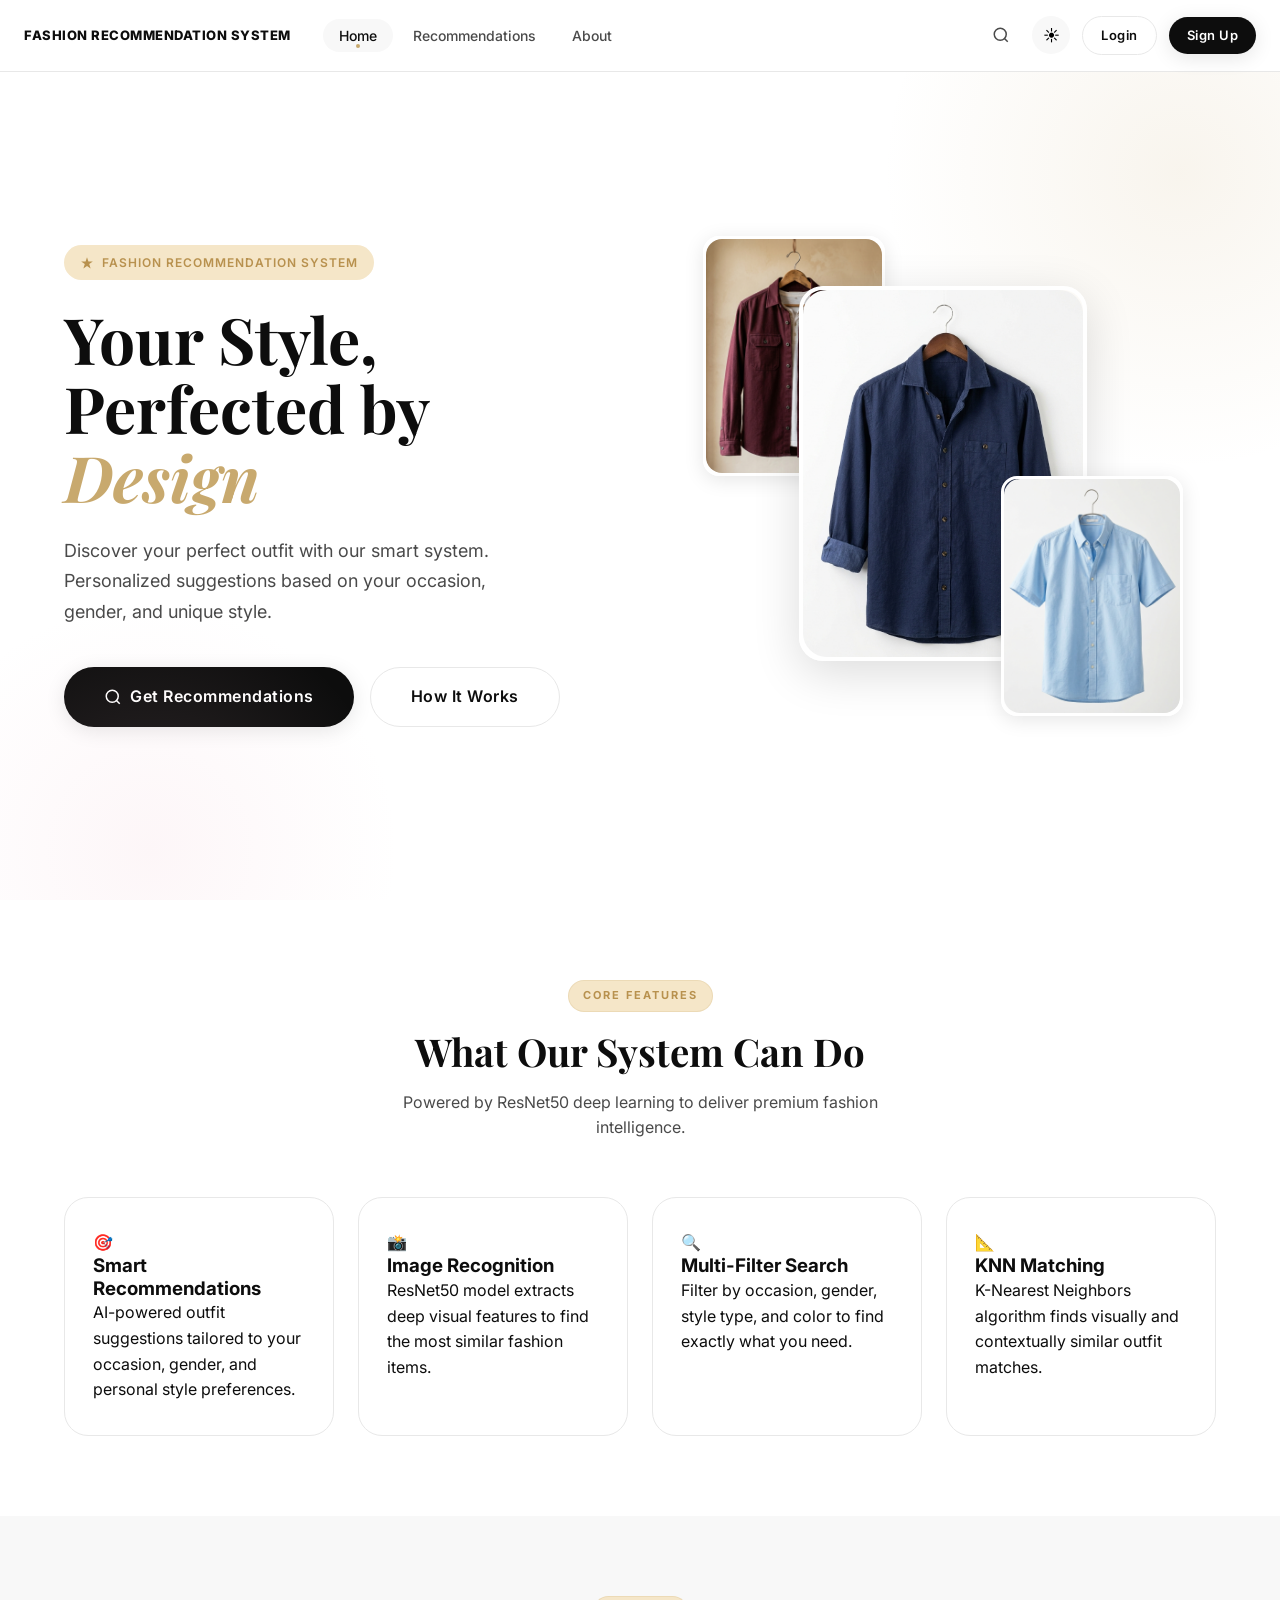
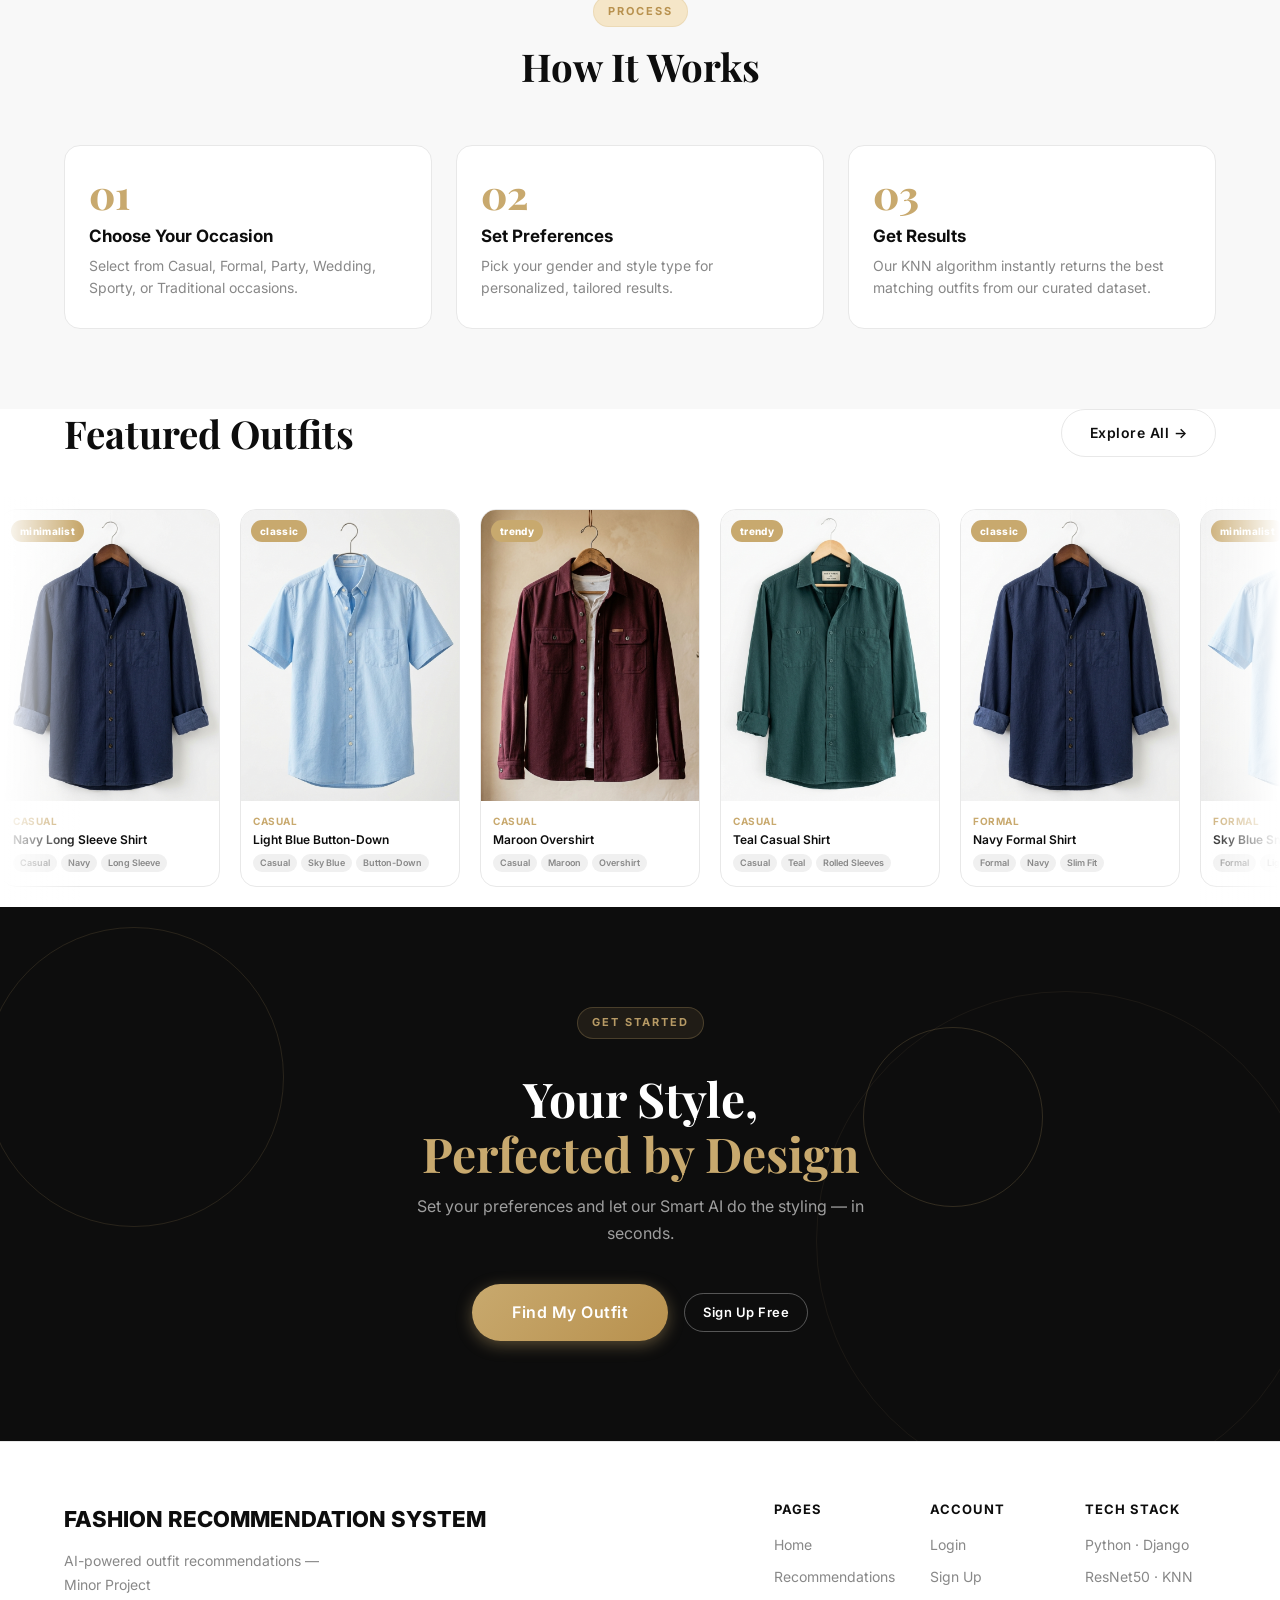
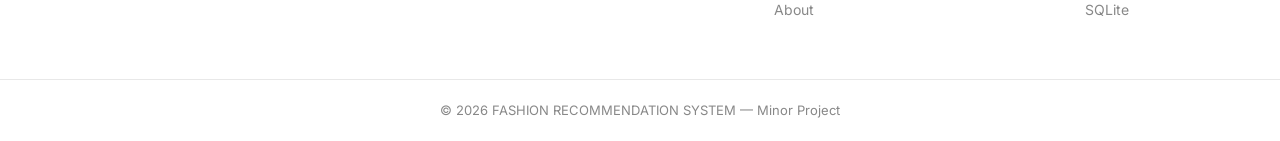
<file: index.html>
<!DOCTYPE html>
<html lang="en" data-theme="light">
<head>
  <meta charset="UTF-8" />
  <meta name="viewport" content="width=device-width, initial-scale=1.0" />
  <title>Fashion Recommendation System</title>
  <meta name="description" content="Smart personalized outfit suggestions tailored to your style, occasion, and season." />
  <link rel="preconnect" href="https://fonts.googleapis.com" />
  <link rel="preconnect" href="https://fonts.gstatic.com" crossorigin />
  <link href="https://fonts.googleapis.com/css2?family=Inter:wght@300;400;500;600;700;800;900&family=Playfair+Display:ital,wght@0,400;0,700;1,400&display=swap" rel="stylesheet" />
  <link rel="stylesheet" href="static/css/main.css" />
  <style>
    /* ── SPA pages ── */
    .page-section { display: none; }
    .page-section.active { display: block; }

    /* ── Outfit grid ── */
    .outfit-grid {
      display: grid;
      grid-template-columns: repeat(auto-fill, minmax(220px, 1fr));
      gap: 24px;
      margin-top: 32px;
    }
    .outfit-card {
      background: var(--bg-card);
      border: 1px solid var(--border);
      border-radius: var(--radius-md);
      overflow: hidden;
      transition: transform var(--transition), box-shadow var(--transition);
      cursor: pointer;
    }
    .outfit-card:hover { transform: translateY(-6px); box-shadow: var(--shadow-lg); }
    .outfit-card-img {
      width: 100%;
      height: 240px;
      object-fit: cover;
      background: var(--bg-tertiary);
      display: block;
    }
    .outfit-card-body { padding: 16px; }
    .outfit-card-name { font-weight: 700; font-size: 15px; margin-bottom: 4px; }
    .outfit-card-desc { font-size: 13px; color: var(--text-muted); line-height: 1.5; margin-bottom: 10px; }
    .outfit-card-tags { display: flex; flex-wrap: wrap; gap: 6px; }
    .outfit-card-tag {
      font-size: 11px; padding: 3px 10px; border-radius: 20px;
      background: var(--bg-tertiary); color: var(--text-muted); font-weight: 500;
    }
    .outfit-card-tag.occ { background: var(--accent-light); color: var(--accent-hover); }

    /* ── Hero collage images ── */
    .collage-main img,
    .collage-secondary img { width: 100%; height: 100%; object-fit: cover; border-radius: inherit; }

    /* ── Filter bar ── */
    .filter-bar { display: flex; flex-wrap: wrap; gap: 12px; align-items: flex-end; margin-bottom: 8px; }
    .filter-bar .form-group { margin-bottom: 0; min-width: 150px; }
    .no-results { text-align: center; padding: 60px 20px; color: var(--text-muted); }

    /* ── Auth ── */
    .auth-page { min-height: 80vh; display: flex; align-items: center; justify-content: center; padding: 40px 16px; }
    .auth-card { background: var(--bg-card); border: 1px solid var(--border); border-radius: var(--radius-lg); padding: 40px; width: 100%; max-width: 420px; box-shadow: var(--shadow-md); }
    .auth-logo { text-align: center; margin-bottom: 28px; }
    .auth-title { font-family: var(--font-serif); font-size: 26px; margin: 8px 0 4px; }
    .auth-subtitle { color: var(--text-muted); font-size: 14px; }
    .auth-footer { text-align: center; margin-top: 20px; font-size: 14px; color: var(--text-muted); }
    .auth-footer a { color: var(--accent); font-weight: 600; }
    .two-col { display: grid; grid-template-columns: 1fr 1fr; gap: 12px; }

    /* ── Steps (How it works) ── */
    .steps-grid { display: grid; grid-template-columns: repeat(auto-fit, minmax(220px, 1fr)); gap: 24px; margin-top: 40px; }
    .step-card { background: var(--bg-card); border: 1px solid var(--border); border-radius: var(--radius-md); padding: 28px 24px; }
    .step-num { font-size: 40px; font-weight: 800; color: var(--accent); line-height: 1; margin-bottom: 12px; font-family: var(--font-serif); }
    .step-card h3 { font-size: 17px; margin-bottom: 8px; }
    .step-card p { font-size: 14px; color: var(--text-muted); line-height: 1.6; }

    /* ── Toast ── */
    .toast-container { position: fixed; bottom: 24px; right: 24px; z-index: 9999; display: flex; flex-direction: column; gap: 10px; }
    .toast { background: var(--bg-card); border: 1px solid var(--border); border-radius: var(--radius-md); padding: 14px 18px; display: flex; align-items: center; gap: 10px; box-shadow: var(--shadow-md); font-size: 14px; animation: slideIn .3s ease; }
    .toast-success { border-left: 4px solid #22c55e; }
    .toast-error   { border-left: 4px solid #ef4444; }
    .toast button  { background: none; border: none; cursor: pointer; color: var(--text-muted); font-size: 16px; }
    @keyframes slideIn { from { opacity:0; transform:translateY(10px); } to { opacity:1; transform:translateY(0); } }
  </style>
</head>
<body>

<!-- ══════════════════════ NAVBAR ══════════════════════ -->
<nav class="navbar" id="navbar">
  <div class="nav-container">
    <a href="#" class="nav-logo" onclick="showPage('home');return false;">
      <span class="logo-text">FASHION RECOMMENDATION SYSTEM</span>
    </a>

    <ul class="nav-links" id="navLinks">
      <li><a href="#" class="nav-link active" id="nav-home"  onclick="showPage('home');return false;">Home</a></li>
      <li><a href="#" class="nav-link"        id="nav-rec"   onclick="showPage('recommend');return false;">Recommendations</a></li>
      <li><a href="#" class="nav-link"        id="nav-about" onclick="showPage('about');return false;">About</a></li>
    </ul>

    <div class="nav-actions">
      <!-- Search -->
      <div class="nav-search" id="navSearch">
        <input type="text" placeholder="Search outfits…" id="globalSearch" autocomplete="off" oninput="handleSearch(this.value)" />
        <button class="search-btn" id="searchToggle" aria-label="Search">
          <svg width="18" height="18" viewBox="0 0 24 24" fill="none" stroke="currentColor" stroke-width="2"><circle cx="11" cy="11" r="8"/><path d="m21 21-4.35-4.35"/></svg>
        </button>
        <div class="search-results" id="searchResults"></div>
      </div>

      <!-- Dark mode -->
      <button class="theme-toggle" id="themeToggle" aria-label="Toggle dark mode">
        <span class="sun-icon">☀️</span>
        <span class="moon-icon">🌙</span>
      </button>

      <a href="#" class="btn btn-outline btn-sm" onclick="showPage('login');return false;">Login</a>
      <a href="#" class="btn btn-primary btn-sm" onclick="showPage('signup');return false;">Sign Up</a>

      <button class="hamburger" id="hamburger" aria-label="Menu">
        <span></span><span></span><span></span>
      </button>
    </div>
  </div>
</nav>

<!-- ══════════════════════ MAIN ══════════════════════ -->
<main class="main-content">

  <!-- ═══════════════ HOME ═══════════════ -->
  <div id="page-home" class="page-section active">

    <!-- HERO -->
    <section class="hero" id="hero">
      <div class="hero-container">
        <div class="hero-content">
          <div class="hero-badge">
            <svg width="14" height="14" viewBox="0 0 24 24" fill="currentColor"><path d="M12 2l2.4 7.4H22l-6.2 4.5 2.4 7.4L12 17l-6.2 4.3 2.4-7.4L2 9.4h7.6z"/></svg>
            FASHION RECOMMENDATION SYSTEM
          </div>
          <h1 class="hero-title serif">
            Your Style,<br>Perfected by <span class="accent">Design</span>
          </h1>
          <p class="hero-subtitle">
            Discover your perfect outfit with our smart system. Personalized
            suggestions based on your occasion, gender, and unique style.
          </p>
          <div class="hero-cta">
            <a href="#" class="btn btn-primary btn-lg" onclick="showPage('recommend');return false;">
              <svg width="18" height="18" viewBox="0 0 24 24" fill="none" stroke="currentColor" stroke-width="2"><circle cx="11" cy="11" r="8"/><path d="m21 21-4.35-4.35"/></svg>
              Get Recommendations
            </a>
            <a href="#how-it-works" class="btn btn-outline btn-lg">How It Works</a>
          </div>
        </div>

        <!-- Hero collage – shirt product images -->
        <div class="hero-visuals">
          <div class="hero-collage">
            <div class="collage-main float-anim-1">
              <img src="static/images/shirt_navy.png" alt="Navy Casual Shirt">
            </div>
            <div class="collage-secondary collage-top float-anim-2">
              <img src="static/images/shirt_maroon.png" alt="Maroon Overshirt">
            </div>
            <div class="collage-secondary collage-bottom float-anim-3">
              <img src="static/images/shirt_lightblue.png" alt="Light Blue Shirt">
            </div>
          </div>
        </div>
      </div>
    </section>

    <!-- FEATURES -->
    <section class="section features-section" id="features">
      <div class="container">
        <div class="section-header text-center">
          <span class="section-tag">Core Features</span>
          <h2 class="section-title serif">What Our System Can Do</h2>
          <p class="section-subtitle" style="margin:0 auto">Powered by ResNet50 deep learning to deliver premium fashion intelligence.</p>
        </div>
        <div class="features-grid">
          <div class="feature-card">
            <div class="feature-icon">🎯</div>
            <h3>Smart Recommendations</h3>
            <p>AI-powered outfit suggestions tailored to your occasion, gender, and personal style preferences.</p>
          </div>
          <div class="feature-card">
            <div class="feature-icon">📸</div>
            <h3>Image Recognition</h3>
            <p>ResNet50 model extracts deep visual features to find the most similar fashion items.</p>
          </div>
          <div class="feature-card">
            <div class="feature-icon">🔍</div>
            <h3>Multi-Filter Search</h3>
            <p>Filter by occasion, gender, style type, and color to find exactly what you need.</p>
          </div>
          <div class="feature-card">
            <div class="feature-icon">📐</div>
            <h3>KNN Matching</h3>
            <p>K-Nearest Neighbors algorithm finds visually and contextually similar outfit matches.</p>
          </div>
        </div>
      </div>
    </section>

    <!-- HOW IT WORKS -->
    <section class="section how-section" id="how-it-works">
      <div class="container">
        <div class="section-header text-center">
          <span class="section-tag">Process</span>
          <h2 class="section-title serif">How It Works</h2>
        </div>
        <div class="steps-grid">
          <div class="step-card">
            <div class="step-num">01</div>
            <h3>Choose Your Occasion</h3>
            <p>Select from Casual, Formal, Party, Wedding, Sporty, or Traditional occasions.</p>
          </div>
          <div class="step-card">
            <div class="step-num">02</div>
            <h3>Set Preferences</h3>
            <p>Pick your gender and style type for personalized, tailored results.</p>
          </div>
          <div class="step-card">
            <div class="step-num">03</div>
            <h3>Get Results</h3>
            <p>Our KNN algorithm instantly returns the best matching outfits from our curated dataset.</p>
          </div>
        </div>
      </div>
    </section>

    <!-- FEATURED OUTFITS CAROUSEL -->
    <section class="section carousel-section" id="preview">
      <div class="container">
        <div class="section-header flex-between" style="margin-bottom:40px">
          <h2 class="section-title serif" style="margin:0">Featured Outfits</h2>
          <a href="#" class="btn btn-outline" onclick="showPage('recommend');return false;">Explore All →</a>
        </div>
      </div>
      <div class="carousel-viewport" id="carouselViewport" role="region" aria-label="Outfit carousel">
        <div class="carousel-track" id="carouselTrack"></div>
      </div>
    </section>

    <!-- CTA BANNER -->
    <section class="cta-banner-section">
      <div class="container">
        <div class="cta-banner-inner">
          <div class="cta-banner-content">
            <span class="section-tag" style="color:rgba(200,169,110,.9);background:rgba(200,169,110,.1);border:1px solid rgba(200,169,110,.25)">Get Started</span>
            <h2 class="serif" style="font-size:clamp(28px,4vw,48px);color:#fff;margin:16px 0 12px;line-height:1.15">
              Your Style,<br><span style="color:var(--accent)">Perfected by Design</span>
            </h2>
            <p style="color:rgba(255,255,255,.6);max-width:480px;margin:0 auto 36px;font-size:16px;line-height:1.7">
              Set your preferences and let our Smart AI do the styling — in seconds.
            </p>
            <div class="flex-center gap-16">
              <a href="#" class="btn btn-accent btn-lg" onclick="showPage('recommend');return false;">Find My Outfit</a>
              <a href="#" class="btn btn-sm" style="color:#fff;border:1px solid rgba(255,255,255,.3)" onclick="showPage('signup');return false;">Sign Up Free</a>
            </div>
          </div>
          <div class="cta-banner-deco" aria-hidden="true">
            <div class="deco-circle deco-1"></div>
            <div class="deco-circle deco-2"></div>
            <div class="deco-circle deco-3"></div>
          </div>
        </div>
      </div>
    </section>
  </div><!-- /home -->


  <!-- ═══════════════ RECOMMENDATIONS ═══════════════ -->
  <div id="page-recommend" class="page-section">
    <div class="recommend-page">
      <div class="recommend-container">
        <div class="recommend-header">
          <h1 class="serif" style="font-size:clamp(28px,4vw,44px);margin-top:8px">Find Your Perfect Outfit</h1>
          <p style="color:var(--text-muted);margin-top:8px">Filter by occasion, gender, and style</p>
        </div>

        <div class="filter-panel">
          <h3 class="filter-title">🎨 Customize Your Style</h3>
          <div class="filter-bar">
            <div class="form-group">
              <label class="form-label" for="fOcc">Occasion</label>
              <select id="fOcc" class="form-control" onchange="filterOutfits()">
                <option value="">All Occasions</option>
                <option value="casual">Casual</option>
                <option value="formal">Formal</option>
                <option value="party">Party</option>
                <option value="wedding">Wedding</option>
                <option value="sporty">Sporty</option>
                <option value="traditional">Traditional</option>
              </select>
            </div>
            <div class="form-group">
              <label class="form-label" for="fGen">Gender</label>
              <select id="fGen" class="form-control" onchange="filterOutfits()">
                <option value="">All</option>
                <option value="M">Male</option>
                <option value="F">Female</option>
                <option value="U">Unisex</option>
              </select>
            </div>
            <div class="form-group">
              <label class="form-label" for="fStyle">Style</label>
              <select id="fStyle" class="form-control" onchange="filterOutfits()">
                <option value="">All Styles</option>
                <option value="minimalist">Minimalist</option>
                <option value="bold">Bold</option>
                <option value="classic">Classic</option>
                <option value="trendy">Trendy</option>
              </select>
            </div>
            <button class="btn btn-outline" onclick="resetFilters()">Clear Filters</button>
          </div>
        </div>

        <div id="outfitGrid" class="outfit-grid"></div>

        <div id="noResults" class="no-results" style="display:none">
          <p style="font-size:48px;margin-bottom:12px">👗</p>
          <h3>No outfits found</h3>
          <p style="margin-top:8px;color:var(--text-muted)">Try different filters</p>
          <button class="btn btn-primary" style="margin-top:20px" onclick="resetFilters()">Clear Filters</button>
        </div>
      </div>
    </div>
  </div><!-- /recommend -->


  <!-- ═══════════════ ABOUT ═══════════════ -->
  <div id="page-about" class="page-section">
    <div style="max-width:860px;margin:0 auto;padding:60px 24px">
      <div class="section-header text-center" style="margin-bottom:48px">
        <span class="section-tag">About</span>
        <h1 class="section-title serif">Fashion Recommendation System</h1>
        <p class="section-subtitle" style="margin:0 auto">A Smart Minor Project</p>
      </div>
      <div style="display:grid;gap:24px">
        <div class="feature-card">
          <div class="feature-icon">🤖</div>
          <h3>AI-Powered Engine</h3>
          <p>Built on ResNet50 deep learning model pre-trained on ImageNet. Extracts 2048-dimensional feature vectors from fashion images and uses K-Nearest Neighbors (KNN) for similarity matching.</p>
        </div>
        <div class="feature-card">
          <div class="feature-icon">📊</div>
          <h3>Technology Stack</h3>
          <p>Python · Django · ResNet50 · KNN · SQLite · HTML / CSS / JavaScript</p>
        </div>
        <div class="feature-card">
          <div class="feature-icon">🎓</div>
          <h3>Minor Project</h3>
          <p>Developed to demonstrate the application of computer vision and machine learning in the fashion industry for personalized styling recommendations.</p>
        </div>
      </div>
    </div>
  </div><!-- /about -->


  <!-- ═══════════════ LOGIN ═══════════════ -->
  <div id="page-login" class="page-section">
    <div class="auth-page">
      <div class="auth-card">
        <div class="auth-logo">
          <h1 class="auth-title serif">Welcome Back</h1>
          <p class="auth-subtitle">Sign in to get your personalized recommendations</p>
        </div>
        <form id="loginForm" onsubmit="handleLogin(event)">
          <div class="form-group">
            <label class="form-label" for="loginEmail">Email Address</label>
            <input id="loginEmail" type="email" class="form-control" placeholder="you@example.com" required autocomplete="email" />
          </div>
          <div class="form-group">
            <label class="form-label" for="loginPassword">Password</label>
            <input id="loginPassword" type="password" class="form-control" placeholder="••••••••" required />
          </div>
          <button type="submit" class="btn btn-primary" style="width:100%;justify-content:center;margin-top:8px">Sign In →</button>
        </form>
        <p class="auth-footer">Don't have an account? <a href="#" onclick="showPage('signup');return false;">Sign up free</a></p>
      </div>
    </div>
  </div><!-- /login -->


  <!-- ═══════════════ SIGNUP ═══════════════ -->
  <div id="page-signup" class="page-section">
    <div class="auth-page">
      <div class="auth-card">
        <div class="auth-logo">
          <span style="font-size:32px">✨</span>
          <h1 class="auth-title serif">Create Account</h1>
          <p class="auth-subtitle">Join FashionAI for personalized style recommendations</p>
        </div>
        <form id="signupForm" onsubmit="handleSignup(event)">
          <div class="two-col">
            <div class="form-group">
              <label class="form-label" for="firstName">First Name</label>
              <input id="firstName" type="text" class="form-control" placeholder="John" required />
            </div>
            <div class="form-group">
              <label class="form-label" for="lastName">Last Name</label>
              <input id="lastName" type="text" class="form-control" placeholder="Doe" />
            </div>
          </div>
          <div class="form-group">
            <label class="form-label" for="signupEmail">Email Address</label>
            <input id="signupEmail" type="email" class="form-control" placeholder="you@example.com" required />
          </div>
          <div class="form-group">
            <label class="form-label" for="signupPassword">Password</label>
            <input id="signupPassword" type="password" class="form-control" placeholder="Min. 6 characters" required minlength="6" />
          </div>
          <div class="two-col">
            <div class="form-group">
              <label class="form-label" for="signupGender">Gender</label>
              <select id="signupGender" class="form-control">
                <option value="U">Prefer not to say</option>
                <option value="M">Male</option>
                <option value="F">Female</option>
              </select>
            </div>
            <div class="form-group">
              <label class="form-label" for="signupAge">Age</label>
              <input id="signupAge" type="number" class="form-control" placeholder="25" min="10" max="100" />
            </div>
          </div>
          <button type="submit" class="btn btn-primary" style="width:100%;justify-content:center;margin-top:8px">Create Account ✨</button>
        </form>
        <p class="auth-footer">Already have an account? <a href="#" onclick="showPage('login');return false;">Sign in</a></p>
      </div>
    </div>
  </div><!-- /signup -->

</main>

<!-- ══════════════════════ FOOTER ══════════════════════ -->
<footer class="footer">
  <div class="footer-container">
    <div class="footer-brand">
      <span class="logo-text">FASHION RECOMMENDATION SYSTEM</span>
      <p>AI-powered outfit recommendations — Minor Project</p>
    </div>
    <div class="footer-links">
      <div class="footer-col">
        <h4>Pages</h4>
        <a href="#" onclick="showPage('home');return false;">Home</a>
        <a href="#" onclick="showPage('recommend');return false;">Recommendations</a>
        <a href="#" onclick="showPage('about');return false;">About</a>
      </div>
      <div class="footer-col">
        <h4>Account</h4>
        <a href="#" onclick="showPage('login');return false;">Login</a>
        <a href="#" onclick="showPage('signup');return false;">Sign Up</a>
      </div>
      <div class="footer-col">
        <h4>Tech Stack</h4>
        <span>Python · Django</span>
        <span>ResNet50 · KNN</span>
        <span>SQLite</span>
      </div>
    </div>
  </div>
  <div class="footer-bottom">
    <p>© 2026 FASHION RECOMMENDATION SYSTEM — Minor Project</p>
  </div>
</footer>

<div class="toast-container" id="toastContainer"></div>

<script src="static/js/main.js"></script>
<script>
/* ══════════════════════════════════════════════════════
   OUTFIT DATA  — clothing flat-lay images only
══════════════════════════════════════════════════════ */
const OUTFITS = [
  {
    id:1, name:'Navy Long Sleeve Shirt', occasion:'casual', gender:'M', style:'minimalist',
    desc:'Classic navy blue long sleeve casual shirt — clean, versatile, everyday essential.',
    img:'static/images/shirt_navy.png', tags:['Casual','Navy','Long Sleeve']
  },
  {
    id:2, name:'Light Blue Button-Down', occasion:'casual', gender:'M', style:'classic',
    desc:'Crisp sky blue short sleeve button-down — smart casual for any day.',
    img:'static/images/shirt_lightblue.png', tags:['Casual','Sky Blue','Button-Down']
  },
  {
    id:3, name:'Maroon Overshirt', occasion:'casual', gender:'M', style:'trendy',
    desc:'Deep maroon overshirt with white inner — effortlessly stylish layered look.',
    img:'static/images/shirt_maroon.png', tags:['Casual','Maroon','Overshirt']
  },
  {
    id:4, name:'Teal Casual Shirt', occasion:'casual', gender:'M', style:'trendy',
    desc:'Rich teal button-down with rolled sleeves — fresh and modern.',
    img:'static/images/shirt_teal.png', tags:['Casual','Teal','Rolled Sleeves']
  },
  {
    id:5, name:'Navy Formal Shirt', occasion:'formal', gender:'M', style:'classic',
    desc:'Slim-fit navy shirt for the boardroom — sharp and professional.',
    img:'static/images/shirt_navy.png', tags:['Formal','Navy','Slim Fit']
  },
  {
    id:6, name:'Sky Blue Smart Casual', occasion:'formal', gender:'M', style:'minimalist',
    desc:'Light blue smart casual shirt — pairs perfectly with chinos or trousers.',
    img:'static/images/shirt_lightblue.png', tags:['Formal','Light Blue','Smart Casual']
  },
  {
    id:7, name:'Burgundy Party Shirt', occasion:'party', gender:'M', style:'bold',
    desc:'Rich burgundy long sleeve overshirt — a bold statement for any party.',
    img:'static/images/shirt_maroon.png', tags:['Party','Burgundy','Bold']
  },
  {
    id:8, name:'Teal Evening Shirt', occasion:'party', gender:'M', style:'trendy',
    desc:'Deep teal button-down — stand out at dinners and evening events.',
    img:'static/images/shirt_teal.png', tags:['Party','Teal','Evening']
  },
  {
    id:9, name:'Classic Navy Weekend', occasion:'casual', gender:'M', style:'minimalist',
    desc:'Relaxed navy long sleeve shirt — weekend-ready and always in style.',
    img:'static/images/shirt_navy.png', tags:['Casual','Navy','Weekend']
  },
  {
    id:10, name:'Blue Collar Open Shirt', occasion:'casual', gender:'M', style:'classic',
    desc:'Soft sky blue open-collar shirt — casual comfort at its finest.',
    img:'static/images/shirt_lightblue.png', tags:['Casual','Blue','Open Collar']
  },
];

/* ══════════════════════════════════════════════════════
   SPA NAVIGATION
══════════════════════════════════════════════════════ */
function showPage(name) {
  document.querySelectorAll('.page-section').forEach(s => s.classList.remove('active'));
  const el = document.getElementById('page-' + name);
  if (el) { el.classList.add('active'); window.scrollTo({ top:0, behavior:'smooth' }); }

  // nav highlight
  document.querySelectorAll('.nav-link').forEach(l => l.classList.remove('active'));
  const map = { home:'nav-home', recommend:'nav-rec', about:'nav-about' };
  const navEl = document.getElementById(map[name]);
  if (navEl) navEl.classList.add('active');

  if (name === 'recommend') renderOutfits(OUTFITS);
  if (name === 'home')      renderCarousel();
}

/* ══════════════════════════════════════════════════════
   CAROUSEL
══════════════════════════════════════════════════════ */
function renderCarousel() {
  const track = document.getElementById('carouselTrack');
  if (!track) return;
  const items = [...OUTFITS, ...OUTFITS]; // duplicate for seamless loop
  track.innerHTML = items.map(o => `
    <a href="#" class="carousel-card" onclick="showPage('recommend');return false;" aria-label="${o.name}">
      <div class="carousel-img-wrap">
        <img src="${o.img}" alt="${o.name}" loading="lazy"
             style="object-fit:cover;width:100%;height:100%">
        <div class="carousel-overlay"><span class="carousel-overlay-link">View Details</span></div>
        <div class="carousel-badge">${o.style}</div>
      </div>
      <div class="carousel-info">
        <div class="carousel-brand">${cap(o.occasion)}</div>
        <div class="carousel-name" title="${o.name}">${o.name}</div>
        <div class="carousel-tags">
          ${o.tags.map(t=>`<span class="carousel-tag">${t}</span>`).join('')}
        </div>
      </div>
    </a>`).join('');
}

/* ══════════════════════════════════════════════════════
   OUTFIT GRID
══════════════════════════════════════════════════════ */
function renderOutfits(list) {
  const grid  = document.getElementById('outfitGrid');
  const noRes = document.getElementById('noResults');
  if (!list.length) { grid.innerHTML=''; noRes.style.display='block'; return; }
  noRes.style.display = 'none';
  grid.innerHTML = list.map(o => `
    <div class="outfit-card">
      <img class="outfit-card-img" src="${o.img}" alt="${o.name}"
           onerror="this.style.background='var(--bg-tertiary)';this.removeAttribute('src')">
      <div class="outfit-card-body">
        <div class="outfit-card-name">${o.name}</div>
        <div class="outfit-card-desc">${o.desc}</div>
        <div class="outfit-card-tags">
          <span class="outfit-card-tag occ">${cap(o.occasion)}</span>
          <span class="outfit-card-tag">${genderLabel(o.gender)}</span>
          <span class="outfit-card-tag">${cap(o.style)}</span>
        </div>
      </div>
    </div>`).join('');
}

function filterOutfits() {
  const occ   = document.getElementById('fOcc').value;
  const gen   = document.getElementById('fGen').value;
  const style = document.getElementById('fStyle').value;
  let f = OUTFITS;
  if (occ)   f = f.filter(o => o.occasion === occ);
  if (gen)   f = f.filter(o => o.gender   === gen);
  if (style) f = f.filter(o => o.style    === style);
  renderOutfits(f);
}

function resetFilters() {
  ['fOcc','fGen','fStyle'].forEach(id => document.getElementById(id).value = '');
  renderOutfits(OUTFITS);
}

/* ══════════════════════════════════════════════════════
   SEARCH
══════════════════════════════════════════════════════ */
function handleSearch(q) {
  const box = document.getElementById('searchResults');
  if (!q.trim()) { box.innerHTML=''; box.style.display='none'; return; }
  const res = OUTFITS.filter(o =>
    o.name.toLowerCase().includes(q.toLowerCase()) ||
    o.occasion.toLowerCase().includes(q.toLowerCase()) ||
    o.tags.some(t => t.toLowerCase().includes(q.toLowerCase()))
  ).slice(0, 5);
  if (!res.length) {
    box.innerHTML = `<div style="padding:12px 14px;font-size:13px;color:var(--text-muted)">No results found</div>`;
    box.style.display = 'block'; return;
  }
  box.innerHTML = res.map(o => `
    <div style="padding:10px 14px;cursor:pointer;display:flex;align-items:center;gap:10px;
                border-bottom:1px solid var(--border);font-size:13px;transition:background .15s"
         onmouseenter="this.style.background='var(--bg-secondary)'"
         onmouseleave="this.style.background=''"
         onclick="showPage('recommend');document.getElementById('globalSearch').value='';
                  document.getElementById('searchResults').style.display='none';">
      <img src="${o.img}" style="width:36px;height:36px;object-fit:cover;border-radius:6px;background:var(--bg-tertiary)">
      <div>
        <div style="font-weight:600">${o.name}</div>
        <div style="color:var(--text-muted)">${cap(o.occasion)} · ${cap(o.style)}</div>
      </div>
    </div>`).join('');
  box.style.display = 'block';
}

/* ══════════════════════════════════════════════════════
   AUTH (demo)
══════════════════════════════════════════════════════ */
function handleLogin(e) {
  e.preventDefault();
  showToast('Logged in successfully! (Demo mode)', 'success');
  showPage('home');
}
function handleSignup(e) {
  e.preventDefault();
  showToast('Account created! Welcome to FashionAI 🎉 (Demo mode)', 'success');
  showPage('home');
}

/* ══════════════════════════════════════════════════════
   TOAST
══════════════════════════════════════════════════════ */
function showToast(msg, type='info') {
  const c = document.getElementById('toastContainer');
  const t = document.createElement('div');
  t.className = `toast toast-${type}`;
  t.innerHTML = `<span>${msg}</span><button onclick="this.parentElement.remove()">✕</button>`;
  c.appendChild(t);
  setTimeout(() => t.remove(), 4000);
}

/* ══════════════════════════════════════════════════════
   HELPERS
══════════════════════════════════════════════════════ */
const cap = s => s ? s.charAt(0).toUpperCase() + s.slice(1) : '';
const genderLabel = g => g==='M'?'Male':g==='F'?'Female':'Unisex';

/* ══════════════════════════════════════════════════════
   INIT
══════════════════════════════════════════════════════ */
document.addEventListener('DOMContentLoaded', () => {
  renderCarousel();

  // Close search on outside click
  document.addEventListener('click', e => {
    if (!e.target.closest('#navSearch')) {
      const box = document.getElementById('searchResults');
      if (box) { box.innerHTML=''; box.style.display='none'; }
    }
  });

  // Hamburger
  const ham = document.getElementById('hamburger');
  const links = document.getElementById('navLinks');
  if (ham && links) ham.addEventListener('click', () => links.classList.toggle('open'));
});
</script>
</body>
</html>
</file>
<file: static/css/main.css>
/* ===================================================
   FASHION RECOMMENDATION SYSTEM — Main CSS
   Design: Modern, premium, B&W + pastel accents
   =================================================== */

/* ---------- CSS Custom Properties ---------- */
:root {
  /* Light theme */
  --bg-primary: #ffffff;
  --bg-secondary: #f8f8f8;
  --bg-tertiary: #f0f0f0;
  --bg-card: #ffffff;
  --bg-glass: rgba(255, 255, 255, 0.85);

  --text-primary: #0d0d0d;
  --text-secondary: #4a4a4a;
  --text-muted: #888888;
  --text-inverse: #ffffff;

  --accent: #c8a96e;          /* warm gold */
  --accent-light: #f5e6c8;
  --accent-hover: #b8914e;
  --pink: #f2c4d0;
  --pink-deep: #e88fa8;
  --lavender: #d4c5f9;
  --mint: #b8f0d8;

  --border: #e8e8e8;
  --border-focus: #0d0d0d;

  --shadow-sm: 0 1px 4px rgba(0,0,0,0.06);
  --shadow-md: 0 4px 20px rgba(0,0,0,0.10);
  --shadow-lg: 0 12px 48px rgba(0,0,0,0.14);
  --shadow-xl: 0 24px 80px rgba(0,0,0,0.18);

  --navbar-h: 72px;
  --radius-sm: 8px;
  --radius-md: 16px;
  --radius-lg: 24px;
  --radius-full: 9999px;

  --font-sans: 'Inter', system-ui, sans-serif;
  --font-serif: 'Playfair Display', Georgia, serif;

  --transition: 0.25s cubic-bezier(0.4, 0, 0.2, 1);
  --transition-slow: 0.5s cubic-bezier(0.4, 0, 0.2, 1);
}

[data-theme="dark"] {
  --bg-primary: #0a0a0a;
  --bg-secondary: #141414;
  --bg-tertiary: #1e1e1e;
  --bg-card: #181818;
  --bg-glass: rgba(20, 20, 20, 0.90);

  --text-primary: #f5f5f5;
  --text-secondary: #b0b0b0;
  --text-muted: #666666;
  --text-inverse: #0d0d0d;

  --accent: #d4b483;
  --accent-light: #2a2215;
  --accent-hover: #e8c88a;

  --border: #282828;
  --border-focus: #f5f5f5;

  --shadow-sm: 0 1px 4px rgba(0,0,0,0.3);
  --shadow-md: 0 4px 20px rgba(0,0,0,0.5);
  --shadow-lg: 0 12px 48px rgba(0,0,0,0.6);
}

/* ---------- Reset & Base ---------- */
*, *::before, *::after { box-sizing: border-box; margin: 0; padding: 0; }

html { scroll-behavior: smooth; }

body {
  font-family: var(--font-sans);
  background: var(--bg-primary);
  color: var(--text-primary);
  line-height: 1.6;
  transition: background var(--transition), color var(--transition);
  overflow-x: hidden;
}

img { max-width: 100%; height: auto; display: block; }
a { text-decoration: none; color: inherit; }
ul { list-style: none; }
button { cursor: pointer; border: none; background: none; font-family: inherit; }
input, select, textarea { font-family: inherit; }

/* ---------- Typography ---------- */
h1, h2, h3, h4, h5, h6 {
  font-weight: 700;
  line-height: 1.2;
  color: var(--text-primary);
}
.serif { font-family: var(--font-serif); }

/* ---------- Layout Utilities ---------- */
.container { max-width: 1200px; margin: 0 auto; padding: 0 24px; }
.section { padding: 80px 0; }
.section-sm { padding: 48px 0; }

.grid-2 { display: grid; grid-template-columns: repeat(2, 1fr); gap: 24px; }
.grid-3 { display: grid; grid-template-columns: repeat(3, 1fr); gap: 24px; }
.grid-4 { display: grid; grid-template-columns: repeat(4, 1fr); gap: 20px; }

.flex { display: flex; }
.flex-center { display: flex; align-items: center; justify-content: center; }
.flex-between { display: flex; align-items: center; justify-content: space-between; }
.flex-col { display: flex; flex-direction: column; }
.gap-4 { gap: 4px; } .gap-8 { gap: 8px; } .gap-12 { gap: 12px; }
.gap-16 { gap: 16px; } .gap-24 { gap: 24px; }

.text-center { text-align: center; }
.text-muted { color: var(--text-muted); }

/* ---------- Buttons ---------- */
.btn {
  display: inline-flex;
  align-items: center;
  gap: 8px;
  padding: 12px 28px;
  border-radius: var(--radius-full);
  font-size: 14px;
  font-weight: 600;
  letter-spacing: 0.5px;
  transition: all var(--transition);
  white-space: nowrap;
  position: relative;
  overflow: hidden;
}
.btn::after {
  content: '';
  position: absolute;
  inset: 0;
  background: rgba(255,255,255,0.1);
  opacity: 0;
  transition: opacity var(--transition);
}
.btn:hover::after { opacity: 1; }

.btn-primary {
  background: var(--text-primary);
  color: var(--bg-primary);
  box-shadow: var(--shadow-md);
}
.btn-primary:hover {
  transform: translateY(-2px);
  box-shadow: var(--shadow-lg);
}

.btn-outline {
  background: transparent;
  color: var(--text-primary);
  border: 1.5px solid var(--border);
}
.btn-outline:hover {
  border-color: var(--text-primary);
  background: var(--bg-secondary);
}

.btn-accent {
  background: linear-gradient(135deg, var(--accent), var(--accent-hover));
  color: white;
  box-shadow: 0 4px 16px rgba(200, 169, 110, 0.4);
}
.btn-accent:hover {
  transform: translateY(-2px);
  box-shadow: 0 8px 24px rgba(200, 169, 110, 0.5);
}

.btn-sm { padding: 8px 18px; font-size: 13px; }
.btn-lg { padding: 16px 40px; font-size: 16px; }
.btn-icon { padding: 10px; border-radius: var(--radius-full); }

/* ---------- NAVBAR ---------- */
.navbar {
  position: fixed;
  top: 0;
  left: 0;
  right: 0;
  height: var(--navbar-h);
  background: var(--bg-glass);
  backdrop-filter: blur(20px);
  -webkit-backdrop-filter: blur(20px);
  border-bottom: 1px solid var(--border);
  z-index: 1000;
  transition: all var(--transition);
}
.navbar.scrolled {
  box-shadow: var(--shadow-md);
}

.nav-container {
  max-width: 1300px;
  margin: 0 auto;
  padding: 0 24px;
  height: 100%;
  display: flex;
  align-items: center;
  gap: 32px;
}

.nav-logo {
  display: flex;
  align-items: center;
  gap: 8px;
  font-weight: 800;
  font-size: 13px;
  letter-spacing: 0.5px;
  flex-shrink: 0;
}
.logo-icon {
  color: var(--accent);
  font-size: 22px;
  animation: pulse 3s ease-in-out infinite;
}
@keyframes pulse {
  0%, 100% { transform: scale(1); }
  50% { transform: scale(1.15); }
}

.nav-links {
  display: flex;
  align-items: center;
  gap: 4px;
  flex: 1;
}
.nav-link {
  padding: 8px 16px;
  border-radius: var(--radius-full);
  font-size: 14px;
  font-weight: 500;
  color: var(--text-secondary);
  transition: all var(--transition);
  position: relative;
}
.nav-link:hover, .nav-link.active {
  color: var(--text-primary);
  background: var(--bg-secondary);
}
.nav-link.active::after {
  content: '';
  position: absolute;
  bottom: 4px;
  left: 50%;
  transform: translateX(-50%);
  width: 4px;
  height: 4px;
  border-radius: 50%;
  background: var(--accent);
}

.nav-actions {
  display: flex;
  align-items: center;
  gap: 12px;
  flex-shrink: 0;
}

/* Search */
.nav-search {
  position: relative;
  display: flex;
  align-items: center;
}
.nav-search input {
  width: 0;
  opacity: 0;
  padding: 0;
  border: none;
  outline: none;
  background: var(--bg-secondary);
  border-radius: var(--radius-full);
  color: var(--text-primary);
  font-size: 14px;
  transition: all var(--transition);
}
.nav-search.open input {
  width: 200px;
  opacity: 1;
  padding: 8px 16px;
}
.search-btn {
  width: 38px;
  height: 38px;
  display: flex;
  align-items: center;
  justify-content: center;
  border-radius: var(--radius-full);
  color: var(--text-secondary);
  transition: all var(--transition);
}
.search-btn:hover { background: var(--bg-secondary); color: var(--text-primary); }

.search-results {
  position: absolute;
  top: calc(100% + 8px);
  right: 0;
  width: 300px;
  background: var(--bg-card);
  border: 1px solid var(--border);
  border-radius: var(--radius-md);
  box-shadow: var(--shadow-lg);
  display: none;
  max-height: 360px;
  overflow-y: auto;
  z-index: 100;
}
.search-results.show { display: block; }
.search-result-item {
  display: flex;
  align-items: center;
  gap: 12px;
  padding: 12px 16px;
  cursor: pointer;
  transition: background var(--transition);
  border-bottom: 1px solid var(--border);
}
.search-result-item:last-child { border-bottom: none; }
.search-result-item:hover { background: var(--bg-secondary); }
.search-result-img {
  width: 44px;
  height: 44px;
  border-radius: var(--radius-sm);
  object-fit: cover;
  background: var(--bg-tertiary);
}
.search-result-info { flex: 1; }
.search-result-name { font-size: 13px; font-weight: 600; }
.search-result-meta { font-size: 11px; color: var(--text-muted); }

/* Theme Toggle */
.theme-toggle {
  width: 38px;
  height: 38px;
  display: flex;
  align-items: center;
  justify-content: center;
  border-radius: var(--radius-full);
  font-size: 16px;
  transition: all var(--transition);
  background: var(--bg-secondary);
}
.theme-toggle:hover { transform: rotate(20deg); }
[data-theme="light"] .moon-icon,
[data-theme="dark"] .sun-icon { display: none; }

/* User avatar badge */
.nav-user {
  display: flex;
  align-items: center;
  gap: 8px;
}
.user-avatar {
  width: 34px;
  height: 34px;
  border-radius: 50%;
  background: linear-gradient(135deg, var(--accent), var(--pink-deep));
  color: white;
  font-size: 12px;
  font-weight: 700;
  display: flex;
  align-items: center;
  justify-content: center;
}
.user-name {
  font-size: 14px;
  font-weight: 600;
}

/* Hamburger */
.hamburger {
  display: none;
  flex-direction: column;
  gap: 5px;
  padding: 6px;
}
.hamburger span {
  display: block;
  width: 22px;
  height: 2px;
  background: var(--text-primary);
  border-radius: 2px;
  transition: all var(--transition);
}
.hamburger.open span:nth-child(1) { transform: translateY(7px) rotate(45deg); }
.hamburger.open span:nth-child(2) { opacity: 0; }
.hamburger.open span:nth-child(3) { transform: translateY(-7px) rotate(-45deg); }

/* ---------- Main Content ---------- */
.main-content { padding-top: var(--navbar-h); min-height: 100vh; }

/* ---------- HERO ---------- */
.hero {
  min-height: calc(100vh - var(--navbar-h));
  display: flex;
  align-items: center;
  position: relative;
  overflow: hidden;
  background: var(--bg-primary);
}
.hero::before {
  content: '';
  position: absolute;
  top: -200px;
  right: -200px;
  width: 600px;
  height: 600px;
  background: radial-gradient(circle, rgba(200, 169, 110, 0.12) 0%, transparent 70%);
  pointer-events: none;
}
.hero::after {
  content: '';
  position: absolute;
  bottom: -200px;
  left: -100px;
  width: 500px;
  height: 500px;
  background: radial-gradient(circle, rgba(242, 196, 208, 0.15) 0%, transparent 70%);
  pointer-events: none;
}

.hero-container {
  max-width: 1200px;
  margin: 0 auto;
  padding: 80px 24px;
  display: grid;
  grid-template-columns: 1fr 1fr;
  gap: 60px;
  align-items: center;
}

.hero-badge {
  display: inline-flex;
  align-items: center;
  gap: 8px;
  padding: 8px 16px;
  background: var(--accent-light);
  color: var(--accent-hover);
  border-radius: var(--radius-full);
  font-size: 12px;
  font-weight: 600;
  letter-spacing: 1px;
  text-transform: uppercase;
  margin-bottom: 24px;
}

.hero-title {
  font-size: clamp(40px, 5vw, 72px);
  font-family: var(--font-serif);
  font-weight: 700;
  line-height: 1.08;
  margin-bottom: 24px;
}
.hero-title .accent { color: var(--accent); font-style: italic; }

.hero-subtitle {
  font-size: 18px;
  color: var(--text-secondary);
  margin-bottom: 40px;
  max-width: 480px;
  line-height: 1.7;
}

.hero-cta {
  display: flex;
  gap: 16px;
  flex-wrap: wrap;
}

.hero-stats {
  display: flex;
  gap: 32px;
  margin-top: 48px;
}
.stat {
  display: flex;
  flex-direction: column;
}
.stat-number {
  font-size: 28px;
  font-weight: 800;
  background: linear-gradient(135deg, var(--text-primary), var(--accent));
  -webkit-background-clip: text;
  -webkit-text-fill-color: transparent;
  background-clip: text;
}
.stat-label { font-size: 12px; color: var(--text-muted); font-weight: 500; }

/* ─── Hero Visuals: Fashion Collage ─── */
@keyframes float1 { 0%, 100% { transform: translateY(0); } 50% { transform: translateY(-8px); } }
@keyframes float2 { 0%, 100% { transform: translateY(0); } 50% { transform: translateY(6px); } }
@keyframes float3 { 0%, 100% { transform: translateY(0); } 50% { transform: translateY(-5px); } }

.hero-visuals {
  position: relative;
  display: flex;
  justify-content: center;
  align-items: center;
  width: 100%;
}

.hero-collage {
  position: relative;
  width: 100%;
  max-width: 480px;
  height: 500px;
}

.collage-main {
  position: absolute;
  top: 10%;
  left: 20%;
  width: 60%;
  height: 75%;
  border-radius: var(--radius-lg);
  overflow: hidden;
  box-shadow: var(--shadow-lg);
  border: 4px solid var(--bg-card);
  z-index: 2;
  transition: transform var(--transition-slow);
}

.collage-main img,
.collage-secondary img {
  width: 100%;
  height: 100%;
  object-fit: cover;
  display: block;
}

.collage-secondary {
  position: absolute;
  width: 38%;
  height: 48%;
  border-radius: var(--radius-md);
  overflow: hidden;
  box-shadow: var(--shadow-md);
  border: 3px solid var(--bg-card);
  transition: transform var(--transition-slow);
}

.collage-top {
  top: 0;
  left: 0;
  z-index: 1;
}

.collage-bottom {
  bottom: 4%;
  right: 0;
  z-index: 3;
}

.collage-badge {
  position: absolute;
  top: 15px;
  left: 15px;
  background: var(--text-primary);
  color: var(--bg-primary);
  font-size: 11px;
  font-weight: 700;
  padding: 4px 10px;
  border-radius: var(--radius-full);
  letter-spacing: 0.5px;
  text-transform: uppercase;
}

.collage-match-badge {
  position: absolute;
  bottom: 15px;
  right: 15px;
  background: var(--accent);
  color: white;
  font-size: 11px;
  font-weight: 700;
  padding: 4px 10px;
  border-radius: var(--radius-full);
  box-shadow: var(--shadow-sm);
}

/* Hover effects */
.collage-main:hover {
  transform: scale(1.03) translateY(-5px);
  z-index: 4;
}

.collage-secondary:hover {
  transform: scale(1.05) translateY(-5px);
  z-index: 4;
}


/* Upload card */
.float-anim-1 { animation: float1 6s ease-in-out infinite; }
.float-anim-2 { animation: float2 5.5s ease-in-out infinite; }
.float-anim-3 { animation: float3 7s ease-in-out infinite; }

.upload-drop-area {
  border: 1.5px dashed var(--border);
  border-radius: var(--radius-md);
  padding: 20px;
  display: flex;
  flex-direction: column;
  align-items: center;
  gap: 8px;
  color: var(--text-muted);
  font-size: 12px;
  font-weight: 500;
  background: var(--bg-secondary);
  margin-bottom: 12px;
}
.upload-drop-area svg { color: var(--accent); }

.card-tags {
  display: flex;
  gap: 6px;
}
.style-tag {
  padding: 3px 10px;
  border-radius: var(--radius-full);
  background: var(--bg-tertiary);
  color: var(--text-muted);
  font-size: 10px;
  font-weight: 700;
  letter-spacing: 0.5px;
}

/* Flow arrows */
.flow-arrow {
  display: flex;
  justify-content: center;
  align-items: center;
  color: var(--accent);
  opacity: 0.8;
}

/* AI Processing card */
.neural-viz {
  margin-bottom: 12px;
  height: 36px;
  position: relative;
  display: flex;
  align-items: center;
}
.neural-nodes {
  display: flex;
  gap: 10px;
  align-items: center;
}
.node {
  border-radius: 50%;
  background: var(--accent);
  opacity: 0.3;
  animation: nodePulse 2s ease-in-out infinite;
}
.n1 { width: 10px; height: 10px; animation-delay: 0s; }
.n2 { width: 14px; height: 14px; animation-delay: 0.3s; }
.n3 { width: 18px; height: 18px; animation-delay: 0.6s; background: var(--text-primary); }
.n4 { width: 14px; height: 14px; animation-delay: 0.9s; }
.n5 { width: 10px; height: 10px; animation-delay: 1.2s; }
@keyframes nodePulse {
  0%, 100% { opacity: 0.25; transform: scale(1); }
  50%       { opacity: 1;    transform: scale(1.25); }
}
.ai-progress-label {
  display: flex;
  justify-content: space-between;
  font-size: 11px;
  color: var(--text-muted);
  margin-bottom: 6px;
}
.ai-pct { font-weight: 700; color: var(--accent); }
.ai-progress-bar {
  height: 5px;
  background: var(--bg-tertiary);
  border-radius: var(--radius-full);
  overflow: hidden;
}
.ai-progress-fill {
  height: 100%;
  width: 0;
  background: linear-gradient(90deg, var(--accent), var(--accent-hover));
  border-radius: var(--radius-full);
  animation: progressGrow 2.5s 1s ease forwards;
}
@keyframes progressGrow { to { width: 96%; } }

/* Mini recommendation items */
.mini-recs { display: flex; flex-direction: column; gap: 10px; }
.mini-rec-item {
  display: flex;
  align-items: center;
  gap: 10px;
  padding: 8px 10px;
  border-radius: var(--radius-sm);
  background: var(--bg-secondary);
  border: 1px solid var(--border);
  transition: all var(--transition);
}
.mini-rec-item:hover { border-color: var(--accent); background: var(--accent-light); }
.mini-rec-thumb {
  width: 38px;
  height: 46px;
  border-radius: 6px;
  flex-shrink: 0;
  background-size: cover;
  background-position: center;
}
.thumb-1 { background-color: #e8d5b7; }
.thumb-2 { background-color: #c8d8e8; }
.thumb-3 { background-color: #e8c8d8; }
.mini-rec-info { flex: 1; min-width: 0; }
.mini-rec-name { font-size: 12px; font-weight: 600; margin-bottom: 4px; }
.mini-match {
  display: flex;
  align-items: center;
  gap: 6px;
  font-size: 10px;
  color: var(--text-muted);
}
.match-bar {
  flex: 1;
  height: 3px;
  background: var(--bg-tertiary);
  border-radius: 2px;
  overflow: hidden;
}
.match-fill {
  height: 100%;
  background: var(--accent);
  border-radius: 2px;
}
.occ-tag {
  font-size: 9px;
  font-weight: 700;
  padding: 2px 7px;
  border-radius: var(--radius-full);
  background: var(--accent);
  color: white;
  text-transform: uppercase;
  letter-spacing: 0.5px;
  flex-shrink: 0;
}

/* Floating badge */
.floating-badge {
  position: absolute;
  top: -14px;
  right: 16px;
  background: var(--text-primary);
  color: var(--bg-primary);
  font-size: 11px;
  font-weight: 700;
  padding: 6px 14px;
  border-radius: var(--radius-full);
  display: flex;
  align-items: center;
  gap: 6px;
  box-shadow: var(--shadow-md);
  letter-spacing: 0.5px;
  animation: float1 4s ease-in-out infinite;
}
.floating-badge svg { color: var(--accent); }

/* ─── Section Common ─── */
.how-section { background: var(--bg-secondary); }
.features-section { background: var(--bg-primary); }
.section-header { margin-bottom: 56px; }
.section-tag {
  display: inline-block;
  padding: 6px 14px;
  background: var(--accent-light);
  color: var(--accent-hover);
  border: 1px solid rgba(200,169,110,0.2);
  border-radius: var(--radius-full);
  font-size: 11px;
  font-weight: 700;
  letter-spacing: 2px;
  text-transform: uppercase;
  margin-bottom: 16px;
}
.section-title {
  font-size: clamp(28px, 3vw, 44px);
  font-family: var(--font-serif);
  margin-bottom: 16px;
}
.section-subtitle { font-size: 16px; color: var(--text-secondary); max-width: 520px; }

/* ─── Hero Trust Row ─── */
.hero-trust {
  display: flex;
  align-items: center;
  gap: 24px;
  margin-top: 48px;
  flex-wrap: wrap;
}
.trust-item {
  display: flex;
  flex-direction: column;
}
.trust-number {
  font-size: 28px;
  font-weight: 800;
  background: linear-gradient(135deg, var(--text-primary), var(--accent));
  -webkit-background-clip: text;
  -webkit-text-fill-color: transparent;
  background-clip: text;
  line-height: 1;
}
.trust-suffix {
  font-size: 20px;
  font-weight: 800;
  background: linear-gradient(135deg, var(--text-primary), var(--accent));
  -webkit-background-clip: text;
  -webkit-text-fill-color: transparent;
  background-clip: text;
}
.trust-label { font-size: 12px; color: var(--text-muted); font-weight: 500; margin-top: 4px; }
.trust-divider { width: 1px; height: 36px; background: var(--border); }

/* ─── Features Grid ─── */
.features-grid {
  display: grid;
  grid-template-columns: repeat(4, 1fr);
  gap: 24px;
}
.feature-card {
  background: var(--bg-card);
  border: 1px solid var(--border);
  border-radius: var(--radius-lg);
  padding: 32px 28px;
  transition: all var(--transition);
  display: flex;
  flex-direction: column;
  gap: 0;
  position: relative;
  overflow: hidden;
}
.feature-card::after {
  content: '';
  position: absolute;
  bottom: 0; left: 0; right: 0;
  height: 3px;
  background: linear-gradient(90deg, var(--accent), var(--accent-hover));
  transform: scaleX(0);
  transform-origin: left;
  transition: transform var(--transition);
}
.feature-card:hover { transform: translateY(-6px); box-shadow: var(--shadow-lg); border-color: transparent; }
.feature-card:hover::after { transform: scaleX(1); }

.feature-icon-wrap {
  width: 56px; height: 56px;
  border-radius: var(--radius-md);
  display: flex; align-items: center; justify-content: center;
  margin-bottom: 20px;
  transition: all var(--transition);
}
.upload-feat { background: #fff3e0; color: #c8a96e; }
.brain-feat  { background: #e8eaf6; color: #3f51b5; }
.outfit-feat { background: #e8f5e9; color: #2e7d32; }
.tryon-feat  { background: #fce4ec; color: #c2185b; }
[data-theme="dark"] .upload-feat { background: rgba(200,169,110,0.1); color: var(--accent); }
[data-theme="dark"] .brain-feat  { background: rgba(63,81,181,0.15); color: #7986cb; }
[data-theme="dark"] .outfit-feat { background: rgba(46,125,50,0.15); color: #66bb6a; }
[data-theme="dark"] .tryon-feat  { background: rgba(194,24,91,0.15); color: #f06292; }

.feature-title { font-size: 17px; font-weight: 700; margin-bottom: 10px; }
.feature-desc { font-size: 14px; color: var(--text-secondary); line-height: 1.7; flex: 1; }
.feature-footer { margin-top: 20px; }
.feature-tag {
  display: inline-block;
  padding: 4px 12px;
  border-radius: var(--radius-full);
  background: var(--bg-secondary);
  color: var(--text-muted);
  font-size: 11px;
  font-weight: 600;
  border: 1px solid var(--border);
}

/* ─── Horizontal Timeline — 7-step pipeline ─── */
.timeline-wrap {
  display: grid;
  grid-template-columns: 1fr auto 1fr auto 1fr auto 1fr auto 1fr auto 1fr auto 1fr;
  gap: 0;
  align-items: start;
  margin-top: 8px;
  overflow-x: auto;
  padding-bottom: 4px;
}
.timeline-step {
  display: flex;
  flex-direction: column;
  align-items: center;
  text-align: center;
  padding: 0 8px;
}
.timeline-num {
  font-size: 11px;
  font-weight: 800;
  color: var(--accent);
  letter-spacing: 1px;
  margin-bottom: 12px;
}
.timeline-icon-wrap {
  width: 64px; height: 64px;
  border-radius: 50%;
  display: flex; align-items: center; justify-content: center;
  margin-bottom: 16px;
  border: 2px solid var(--border);
  background: var(--bg-card);
  box-shadow: var(--shadow-sm);
  transition: all var(--transition);
}
.timeline-step:hover .timeline-icon-wrap {
  border-color: var(--accent);
  background: var(--accent-light);
  transform: scale(1.08);
  box-shadow: 0 0 0 6px rgba(200,169,110,0.12);
}
.step-upload { color: var(--accent); }
.step-prefs  { color: var(--text-secondary); }
.step-ai     { color: var(--accent); }
.step-tryon  { color: var(--text-secondary); }
.timeline-title { font-size: 16px; font-weight: 700; margin-bottom: 8px; }
.timeline-desc  { font-size: 13px; color: var(--text-muted); line-height: 1.6; max-width: 160px; }
.timeline-connector {
  display: flex;
  align-items: center;
  justify-content: center;
  padding-top: 88px;
  color: var(--accent);
  opacity: 0.7;
}

/* ─── Statistics Section ─── */
.stats-section {
  background: var(--bg-secondary);
  border-top: 1px solid var(--border);
  border-bottom: 1px solid var(--border);
  padding: 64px 0;
}
.stats-grid {
  display: grid;
  grid-template-columns: repeat(4, 1fr);
  gap: 2px;
  background: var(--border);
  border-radius: var(--radius-lg);
  overflow: hidden;
  box-shadow: var(--shadow-sm);
}
.stat-card {
  background: var(--bg-card);
  padding: 36px 28px;
  display: flex;
  flex-direction: column;
  align-items: flex-start;
  gap: 8px;
  transition: all var(--transition);
  position: relative;
  overflow: hidden;
}
.stat-card:hover { background: var(--bg-secondary); }
.stat-card-accent {
  background: var(--text-primary) !important;
}
.stat-card-accent:hover { background: #1a1a1a !important; }
.stat-icon-wrap {
  width: 40px; height: 40px;
  border-radius: var(--radius-sm);
  background: var(--accent-light);
  color: var(--accent);
  display: flex; align-items: center; justify-content: center;
  margin-bottom: 4px;
}
.stat-icon-accent { background: rgba(200,169,110,0.2); color: var(--accent); }
.stat-big {
  font-size: clamp(32px, 4vw, 52px);
  font-weight: 900;
  font-family: var(--font-serif);
  background: linear-gradient(135deg, var(--text-primary), var(--accent));
  -webkit-background-clip: text;
  -webkit-text-fill-color: transparent;
  background-clip: text;
  line-height: 1;
  transition: all 0.05s linear;
}
.stat-card-accent .stat-big {
  background: linear-gradient(135deg, #fff, var(--accent));
  -webkit-background-clip: text;
  -webkit-text-fill-color: transparent;
  background-clip: text;
}
.stat-big-text { font-size: clamp(40px, 5vw, 64px); }
.stat-name {
  font-size: 15px; font-weight: 700;
  color: var(--text-primary);
}
.stat-card-accent .stat-name { color: #f5f5f5; }
.stat-desc { font-size: 13px; color: var(--text-muted); line-height: 1.5; }
.stat-card-accent .stat-desc { color: rgba(255,255,255,0.5); }

/* ─── Infinite Carousel ─── */
.carousel-section { overflow: hidden; padding: 0; }

.carousel-viewport {
  overflow: hidden;
  width: 100%;
  position: relative;
  cursor: grab;
  user-select: none;
  -webkit-user-select: none;
}
.carousel-viewport:active { cursor: grabbing; }

/* Fade-edge masks */
.carousel-viewport::before,
.carousel-viewport::after {
  content: '';
  position: absolute;
  top: 0;
  width: 80px;
  height: 100%;
  z-index: 2;
  pointer-events: none;
}
.carousel-viewport::before {
  left: 0;
  background: linear-gradient(to right, var(--bg-primary), transparent);
}
.carousel-viewport::after {
  right: 0;
  background: linear-gradient(to left, var(--bg-primary), transparent);
}

.carousel-track {
  display: flex;
  gap: 20px;
  width: max-content;
  will-change: transform;
  animation: carouselScroll 40s linear infinite;
  padding: 12px 0 20px;
}
.carousel-track.paused,
.carousel-viewport:hover .carousel-track { animation-play-state: paused; }

@keyframes carouselScroll {
  0%   { transform: translateX(0); }
  100% { transform: translateX(-50%); }
}

/* Reduced-motion: disable auto-scroll */
@media (prefers-reduced-motion: reduce) {
  .carousel-track {
    animation: none;
    flex-wrap: nowrap;
    overflow-x: auto;
    scroll-snap-type: x mandatory;
  }
  .carousel-track::-webkit-scrollbar { display: none; }
}

/* ─── Carousel Card ─── */
.carousel-card {
  flex: 0 0 220px;
  width: 220px;
  background: var(--bg-card);
  border: 1px solid var(--border);
  border-radius: var(--radius-md);
  overflow: hidden;
  transition: transform 280ms ease, box-shadow 280ms ease, border-color 280ms ease;
  position: relative;
  scroll-snap-align: start;
  cursor: pointer;
  text-decoration: none;
  color: inherit;
}
.carousel-card:hover {
  transform: translateY(-6px) scale(1.03);
  box-shadow: 0 20px 48px rgba(0,0,0,0.18);
  border-color: var(--accent);
  z-index: 3;
}

.carousel-img-wrap {
  position: relative;
  aspect-ratio: 3/4;
  overflow: hidden;
  background: var(--bg-tertiary);
}
.carousel-img-wrap img {
  width: 100%;
  height: 100%;
  object-fit: cover;
  transition: transform 400ms ease;
  display: block;
}
.carousel-card:hover .carousel-img-wrap img { transform: scale(1.06); }

.carousel-overlay {
  position: absolute;
  inset: 0;
  background: linear-gradient(to top, rgba(0,0,0,0.55) 0%, transparent 45%);
  opacity: 0;
  transition: opacity 280ms ease;
  display: flex;
  align-items: flex-end;
  padding: 14px;
}
.carousel-card:hover .carousel-overlay { opacity: 1; }

.carousel-overlay-link {
  font-size: 11px;
  font-weight: 700;
  color: white;
  background: rgba(255,255,255,0.18);
  border: 1px solid rgba(255,255,255,0.35);
  backdrop-filter: blur(6px);
  padding: 5px 12px;
  border-radius: var(--radius-full);
  text-decoration: none;
  letter-spacing: 0.4px;
}
.carousel-overlay-link:hover { background: rgba(255,255,255,0.3); }

.carousel-badge {
  position: absolute;
  top: 10px;
  left: 10px;
  background: var(--accent);
  color: white;
  font-size: 10px;
  font-weight: 800;
  padding: 3px 9px;
  border-radius: var(--radius-full);
  letter-spacing: 0.3px;
  z-index: 1;
}

.carousel-info {
  padding: 12px 12px 14px;
}
.carousel-brand {
  font-size: 10px;
  font-weight: 700;
  text-transform: uppercase;
  letter-spacing: 0.6px;
  color: var(--accent);
  margin-bottom: 3px;
}
.carousel-name {
  font-size: 12px;
  font-weight: 600;
  line-height: 1.35;
  margin-bottom: 6px;
  white-space: nowrap;
  overflow: hidden;
  text-overflow: ellipsis;
  color: var(--text-primary);
}
.carousel-price {
  font-size: 14px;
  font-weight: 800;
  color: var(--text-primary);
  margin-bottom: 6px;
}
.carousel-tags {
  display: flex;
  flex-wrap: wrap;
  gap: 4px;
}
.carousel-tag {
  display: inline-block;
  padding: 2px 7px;
  border-radius: var(--radius-full);
  font-size: 9px;
  font-weight: 600;
  background: var(--bg-tertiary);
  color: var(--text-muted);
}

/* ─── Responsive card widths ─── */
@media (max-width: 900px) {
  .carousel-card { flex: 0 0 180px; width: 180px; }
}
@media (max-width: 600px) {
  .carousel-card { flex: 0 0 155px; width: 155px; }
  .carousel-track { gap: 14px; }
}

/* Legacy fallback: keep old preview-card for any other use */
.preview-card {
  background: var(--bg-card);
  border: 1px solid var(--border);
  border-radius: var(--radius-md);
  overflow: hidden;
  transition: all var(--transition);
  position: relative;
}
.preview-card:hover { transform: translateY(-6px); box-shadow: var(--shadow-lg); border-color: transparent; }
.preview-img-wrap {
  position: relative;
  aspect-ratio: 3/4;
  overflow: hidden;
  background: var(--bg-tertiary);
}
.preview-img-wrap img { width: 100%; height: 100%; object-fit: cover; transition: transform var(--transition-slow); }
.preview-card:hover .preview-img-wrap img { transform: scale(1.06); }
.preview-match-badge {
  position: absolute;
  top: 10px; left: 10px;
  background: var(--accent);
  color: white;
  font-size: 11px;
  font-weight: 700;
  padding: 3px 9px;
  border-radius: var(--radius-full);
}
.preview-info { padding: 14px 14px 16px; }
.preview-meta { display: flex; align-items: center; justify-content: space-between; margin-bottom: 6px; }
.preview-occ { font-size: 10px; font-weight: 700; text-transform: uppercase; letter-spacing: 1px; color: var(--text-muted); }
.preview-score { font-size: 11px; font-weight: 700; color: var(--accent); display: flex; align-items: center; gap: 3px; }
.preview-name { font-size: 13px; font-weight: 700; margin-bottom: 8px; white-space: nowrap; overflow: hidden; text-overflow: ellipsis; }
.preview-tags { display: flex; gap: 4px; flex-wrap: wrap; }
.preview-tag { display: inline-block; padding: 2px 8px; border-radius: var(--radius-full); font-size: 10px; font-weight: 600; background: var(--bg-tertiary); color: var(--text-secondary); }


/* ─── CTA Banner ─── */
.cta-banner-section {
  padding: 100px 0;
  background: var(--text-primary);
  position: relative;
  overflow: hidden;
}
.cta-banner-inner {
  position: relative;
  z-index: 1;
  text-align: center;
}
.cta-banner-content { position: relative; z-index: 2; }
.cta-banner-deco { position: absolute; inset: 0; pointer-events: none; }
.deco-circle {
  position: absolute;
  border-radius: 50%;
  border: 1px solid rgba(200,169,110,0.15);
}
.deco-1 { width: 300px; height: 300px; top: -80px; left: -80px; }
.deco-2 { width: 500px; height: 500px; bottom: -150px; right: -100px; border-color: rgba(200,169,110,0.08); }
.deco-3 { width: 180px; height: 180px; top: 20px; right: 15%; border-color: rgba(200,169,110,0.2); }

/* ─── Scroll Reveal (data-aos) ─── */
[data-aos] {
  opacity: 0;
  transform: translateY(20px);
  transition: opacity 0.6s ease, transform 0.6s ease;
}
[data-aos].aos-animate {
  opacity: 1;
  transform: translateY(0);
}
[data-aos][data-aos-delay="80"]  { transition-delay: 80ms; }
[data-aos][data-aos-delay="100"] { transition-delay: 100ms; }
[data-aos][data-aos-delay="150"] { transition-delay: 150ms; }
[data-aos][data-aos-delay="160"] { transition-delay: 160ms; }
[data-aos][data-aos-delay="200"] { transition-delay: 200ms; }
[data-aos][data-aos-delay="220"] { transition-delay: 220ms; }
[data-aos][data-aos-delay="240"] { transition-delay: 240ms; }
[data-aos][data-aos-delay="300"] { transition-delay: 300ms; }
[data-aos][data-aos-delay="320"] { transition-delay: 320ms; }
[data-aos][data-aos-delay="370"] { transition-delay: 370ms; }
[data-aos][data-aos-delay="410"] { transition-delay: 410ms; }
[data-aos][data-aos-delay="450"] { transition-delay: 450ms; }
[data-aos][data-aos-delay="460"] { transition-delay: 460ms; }
[data-aos][data-aos-delay="510"] { transition-delay: 510ms; }
[data-aos][data-aos-delay="560"] { transition-delay: 560ms; }
[data-aos][data-aos-delay="610"] { transition-delay: 610ms; }

/* ---------- Featured Outfits Grid ---------- */
.outfits-grid {
  display: grid;
  grid-template-columns: repeat(5, 1fr);
  gap: 20px;
}
.outfit-card {
  background: var(--bg-card);
  border: 1px solid var(--border);
  border-radius: var(--radius-md);
  overflow: hidden;
  transition: all var(--transition);
  position: relative;
}
.outfit-card:hover { transform: translateY(-6px); box-shadow: var(--shadow-lg); }

.outfit-img-wrap {
  position: relative;
  aspect-ratio: 3/4;
  overflow: hidden;
  background: var(--bg-tertiary);
}
.outfit-img-wrap img,
.outfit-img-wrap .outfit-placeholder {
  width: 100%;
  height: 100%;
  object-fit: cover;
  transition: transform var(--transition-slow);
}
.outfit-placeholder {
  display: flex;
  flex-direction: column;
  align-items: center;
  justify-content: center;
  font-size: 48px;
  color: var(--text-muted);
  gap: 8px;
}
.outfit-placeholder span { font-size: 13px; color: var(--text-muted); font-weight: 500; }
.outfit-card:hover .outfit-img-wrap img { transform: scale(1.06); }

.outfit-overlay {
  position: absolute;
  inset: 0;
  background: linear-gradient(to top, rgba(0,0,0,0.7) 0%, transparent 50%);
  opacity: 0;
  transition: opacity var(--transition);
  display: flex;
  align-items: flex-end;
  padding: 16px;
}
.outfit-card:hover .outfit-overlay { opacity: 1; }
.outfit-overlay-actions { display: flex; gap: 8px; width: 100%; }
.overlay-btn {
  flex: 1;
  padding: 8px;
  border-radius: var(--radius-sm);
  font-size: 12px;
  font-weight: 600;
  text-align: center;
  background: rgba(255,255,255,0.9);
  color: #0d0d0d;
  transition: all var(--transition);
  cursor: pointer;
  border: none;
}
.overlay-btn:hover { background: white; }
.overlay-btn.fav-btn {
  flex: 0 0 38px;
  background: rgba(255,255,255,0.9);
  padding: 8px;
  font-size: 16px;
}
.overlay-btn.fav-btn.active { background: #fff0f0; color: #e53e3e; }

.match-badge {
  position: absolute;
  top: 12px;
  right: 12px;
  background: var(--accent);
  color: white;
  font-size: 11px;
  font-weight: 700;
  padding: 4px 10px;
  border-radius: var(--radius-full);
  box-shadow: var(--shadow-sm);
}

.outfit-info { padding: 16px; }
.outfit-name {
  font-size: 14px;
  font-weight: 600;
  margin-bottom: 4px;
  white-space: nowrap;
  overflow: hidden;
  text-overflow: ellipsis;
}
.outfit-meta {
  display: flex;
  align-items: center;
  justify-content: space-between;
  font-size: 12px;
  color: var(--text-muted);
}
.outfit-price { font-weight: 700; color: var(--text-primary); font-size: 15px; }
.outfit-tags { display: flex; gap: 4px; flex-wrap: wrap; margin-top: 8px; }
.tag {
  display: inline-block;
  padding: 2px 8px;
  border-radius: var(--radius-full);
  font-size: 10px;
  font-weight: 600;
  background: var(--bg-tertiary);
  color: var(--text-secondary);
  text-transform: capitalize;
}
.tag-color {
  background: var(--accent-light);
  color: var(--accent-hover);
  border: 1px solid rgba(200,169,110,0.2);
}

/* ─── Pipeline Steps (inside Dataset card) ─── */
.pipeline-steps {
  display: flex;
  flex-direction: column;
  gap: 6px;
  margin-bottom: 4px;
}
.pipe-step {
  display: flex;
  align-items: center;
  gap: 8px;
  font-size: 11px;
  color: var(--text-secondary);
  padding: 4px 6px;
  border-radius: 6px;
  background: var(--bg-secondary);
}
.pipe-step.pipe-done {
  color: var(--text-primary);
  background: var(--accent-light);
}
.pipe-dot {
  width: 6px;
  height: 6px;
  border-radius: 50%;
  background: var(--text-muted);
  flex-shrink: 0;
}
.pipe-step.pipe-done .pipe-dot {
  background: var(--accent);
}
.pipe-ok {
  margin-left: auto;
  font-weight: 700;
  color: var(--accent);
  font-size: 12px;
  flex-shrink: 0;
}

/* ---------- Cards (Auth) ---------- */
.auth-page {
  min-height: calc(100vh - var(--navbar-h));
  display: flex;
  align-items: center;
  justify-content: center;
  padding: 40px 24px;
  background: linear-gradient(135deg, var(--bg-primary) 0%, var(--bg-secondary) 100%);
  position: relative;
  overflow: hidden;
}
.auth-page::before {
  content: '';
  position: absolute;
  top: -150px;
  right: -150px;
  width: 400px;
  height: 400px;
  background: radial-gradient(circle, rgba(200, 169, 110, 0.1), transparent 70%);
}
.auth-page::after {
  content: '';
  position: absolute;
  bottom: -100px;
  left: -100px;
  width: 350px;
  height: 350px;
  background: radial-gradient(circle, rgba(212, 197, 249, 0.15), transparent 70%);
}

.auth-card {
  background: var(--bg-card);
  border: 1px solid var(--border);
  border-radius: var(--radius-lg);
  padding: 48px 40px;
  width: 100%;
  max-width: 460px;
  box-shadow: var(--shadow-xl);
  position: relative;
  z-index: 1;
  animation: slideUp 0.5s ease;
}
@keyframes slideUp {
  from { opacity: 0; transform: translateY(24px); }
  to   { opacity: 1; transform: translateY(0); }
}

.auth-logo { text-align: center; margin-bottom: 32px; }
.auth-title {
  font-size: 28px;
  font-family: var(--font-serif);
  font-weight: 700;
  margin-bottom: 8px;
}
.auth-subtitle { font-size: 14px; color: var(--text-muted); }

/* Form */
.form-group { margin-bottom: 20px; }
.form-label {
  display: block;
  font-size: 13px;
  font-weight: 600;
  margin-bottom: 8px;
  color: var(--text-primary);
}
.form-control {
  width: 100%;
  padding: 12px 16px;
  border: 1.5px solid var(--border);
  border-radius: var(--radius-sm);
  background: var(--bg-secondary);
  color: var(--text-primary);
  font-size: 14px;
  transition: all var(--transition);
  outline: none;
}
.form-control:focus {
  border-color: var(--border-focus);
  background: var(--bg-primary);
  box-shadow: 0 0 0 4px rgba(13,13,13,0.06);
}
[data-theme="dark"] .form-control:focus {
  box-shadow: 0 0 0 4px rgba(245,245,245,0.06);
}
select.form-control { appearance: none; background-image: url("data:image/svg+xml,%3Csvg xmlns='http://www.w3.org/2000/svg' width='12' height='12' viewBox='0 0 24 24' fill='none' stroke='%23888' stroke-width='2'%3E%3Cpath d='m6 9 6 6 6-6'/%3E%3C/svg%3E"); background-repeat: no-repeat; background-position: right 14px center; padding-right: 40px; }

.form-row { display: grid; grid-template-columns: 1fr 1fr; gap: 16px; }

.form-divider { display: flex; align-items: center; gap: 12px; margin: 24px 0; }
.form-divider::before, .form-divider::after { content: ''; flex: 1; height: 1px; background: var(--border); }
.form-divider span { font-size: 12px; color: var(--text-muted); }

.auth-switch { text-align: center; margin-top: 24px; font-size: 14px; color: var(--text-muted); }
.auth-switch a { color: var(--text-primary); font-weight: 600; text-decoration: underline; }

/* ---------- Recommend Page ---------- */
.recommend-page { padding: 48px 0 80px; }
.recommend-container { max-width: 1200px; margin: 0 auto; padding: 0 24px; }
.recommend-header { margin-bottom: 40px; }

/* Form loading overlay */
.form-loading {
  display: none;
  position: fixed;
  inset: 0;
  background: rgba(0,0,0,0.55);
  z-index: 2000;
  align-items: center;
  justify-content: center;
  backdrop-filter: blur(4px);
}
.form-loading.show { display: flex; }
.form-loading-inner {
  background: var(--bg-card);
  border-radius: var(--radius-lg);
  padding: 48px 64px;
  text-align: center;
  box-shadow: var(--shadow-xl);
}
.form-loading-inner p {
  margin-top: 20px;
  font-size: 15px;
  font-weight: 600;
  color: var(--text-secondary);
}
.spinner-ring {
  width: 48px;
  height: 48px;
  border: 4px solid var(--border);
  border-top-color: var(--accent);
  border-radius: 50%;
  margin: 0 auto;
  animation: spin 0.8s linear infinite;
}

/* Active filter badge */
.active-filter-badge {
  display: inline-flex;
  align-items: center;
  padding: 6px 14px;
  background: var(--accent-light);
  color: var(--accent-hover);
  border: 1px solid rgba(200,169,110,0.3);
  border-radius: var(--radius-full);
  font-size: 12px;
  font-weight: 700;
}

/* Price range slider */
.price-slider {
  width: 100%;
  accent-color: var(--accent);
  cursor: pointer;
}
.price-range-labels {
  display: flex;
  justify-content: space-between;
  font-size: 11px;
  color: var(--text-muted);
  margin-top: 4px;
}


.upload-zone {
  border: 2px dashed var(--border);
  border-radius: var(--radius-lg);
  padding: 48px;
  text-align: center;
  cursor: pointer;
  transition: all var(--transition);
  background: var(--bg-secondary);
  position: relative;
}
.upload-zone:hover, .upload-zone.drag-over {
  border-color: var(--accent);
  background: var(--accent-light);
}
.upload-zone input[type="file"] { display: none; }
.upload-icon { font-size: 48px; margin-bottom: 16px; }
.upload-title { font-size: 18px; font-weight: 700; margin-bottom: 8px; }
.upload-sub { font-size: 14px; color: var(--text-muted); }
.upload-preview {
  width: 120px;
  height: 160px;
  object-fit: cover;
  border-radius: var(--radius-md);
  margin: 16px auto 0;
  border: 2px solid var(--accent);
  display: none;
}
.upload-preview.show { display: block; }

.filter-panel {
  background: var(--bg-card);
  border: 1px solid var(--border);
  border-radius: var(--radius-lg);
  padding: 32px;
  margin-bottom: 40px;
}
.filter-grid { display: grid; grid-template-columns: repeat(auto-fit, minmax(160px, 1fr)); gap: 20px; align-items: end; }
.filter-title { font-size: 18px; font-weight: 700; margin-bottom: 24px; }

.results-header {
  display: flex;
  align-items: center;
  justify-content: space-between;
  margin-bottom: 24px;
}
.results-title { font-size: 22px; font-weight: 700; }
.results-count { font-size: 14px; color: var(--text-muted); }

/* Recommend results grid */
.results-grid {
  display: grid;
  grid-template-columns: repeat(5, 1fr);
  gap: 20px;
}

/* ---------- Dashboard ---------- */
.dashboard-page { padding: 48px 0 80px; }
.dashboard-container { max-width: 1200px; margin: 0 auto; padding: 0 24px; }

.profile-card {
  background: linear-gradient(135deg, var(--bg-card), var(--bg-secondary));
  border: 1px solid var(--border);
  border-radius: var(--radius-lg);
  padding: 36px;
  display: flex;
  align-items: center;
  gap: 28px;
  margin-bottom: 48px;
  position: relative;
  overflow: hidden;
}
.profile-card::before {
  content: '';
  position: absolute;
  top: -60px;
  right: -60px;
  width: 180px;
  height: 180px;
  background: radial-gradient(circle, rgba(200,169,110,0.15), transparent 70%);
}
.profile-avatar-lg {
  width: 88px;
  height: 88px;
  border-radius: 50%;
  background: linear-gradient(135deg, var(--accent), var(--pink-deep));
  color: white;
  font-size: 28px;
  font-weight: 800;
  display: flex;
  align-items: center;
  justify-content: center;
  flex-shrink: 0;
  box-shadow: var(--shadow-md);
}
.profile-info h2 { font-size: 24px; font-weight: 800; margin-bottom: 4px; }
.profile-info p { font-size: 14px; color: var(--text-muted); margin-bottom: 16px; }
.profile-meta { display: flex; gap: 16px; }
.meta-chip {
  display: inline-flex;
  align-items: center;
  gap: 6px;
  padding: 6px 14px;
  background: var(--bg-tertiary);
  border-radius: var(--radius-full);
  font-size: 12px;
  font-weight: 600;
  color: var(--text-secondary);
}

.dashboard-section { margin-bottom: 48px; }
.dash-section-header {
  display: flex;
  align-items: center;
  justify-content: space-between;
  margin-bottom: 24px;
}
.dash-section-title { font-size: 20px; font-weight: 700; }

.empty-state {
  text-align: center;
  padding: 60px 24px;
  color: var(--text-muted);
  background: var(--bg-secondary);
  border-radius: var(--radius-lg);
  border: 1px dashed var(--border);
}
.empty-icon { font-size: 48px; margin-bottom: 16px; }
.empty-text { font-size: 15px; font-weight: 600; margin-bottom: 8px; color: var(--text-secondary); }
.empty-sub { font-size: 13px; }

/* ---------- About Page ---------- */
.about-page { padding: 80px 0; }
.about-container { max-width: 900px; margin: 0 auto; padding: 0 24px; }

.tech-grid {
  display: grid;
  grid-template-columns: repeat(auto-fill, minmax(140px, 1fr));
  gap: 16px;
  margin-top: 32px;
}
.tech-card {
  background: var(--bg-card);
  border: 1px solid var(--border);
  border-radius: var(--radius-md);
  padding: 20px 16px;
  text-align: center;
  transition: all var(--transition);
}
.tech-card:hover { transform: translateY(-4px); box-shadow: var(--shadow-md); border-color: var(--accent); }
.tech-icon { font-size: 32px; margin-bottom: 10px; }
.tech-name { font-size: 13px; font-weight: 700; }
.tech-role { font-size: 11px; color: var(--text-muted); margin-top: 2px; }

.objective-list { margin-top: 24px; }
.objective-item {
  display: flex;
  gap: 16px;
  padding: 20px;
  border-radius: var(--radius-md);
  margin-bottom: 12px;
  background: var(--bg-secondary);
  border: 1px solid var(--border);
  transition: all var(--transition);
}
.objective-item:hover { border-color: var(--accent); background: var(--accent-light); }
.objective-num {
  width: 32px;
  height: 32px;
  border-radius: 50%;
  background: var(--accent);
  color: white;
  font-size: 13px;
  font-weight: 700;
  display: flex;
  align-items: center;
  justify-content: center;
  flex-shrink: 0;
}
.objective-text { font-size: 15px; line-height: 1.6; padding-top: 4px; }

/* ---------- Toast Messages ---------- */
.toast-container {
  position: fixed;
  bottom: 24px;
  right: 24px;
  z-index: 9999;
  display: flex;
  flex-direction: column;
  gap: 10px;
}
.toast {
  display: flex;
  align-items: center;
  justify-content: space-between;
  gap: 12px;
  padding: 14px 20px;
  border-radius: var(--radius-md);
  background: var(--bg-card);
  border: 1px solid var(--border);
  box-shadow: var(--shadow-lg);
  font-size: 14px;
  min-width: 280px;
  animation: slideInRight 0.4s ease;
}
@keyframes slideInRight {
  from { opacity: 0; transform: translateX(60px); }
  to   { opacity: 1; transform: translateX(0); }
}
.toast-success { border-left: 4px solid #48bb78; }
.toast-error   { border-left: 4px solid #fc8181; }
.toast button  {
  background: none; border: none; cursor: pointer;
  color: var(--text-muted); font-size: 16px; line-height: 1;
}

/* ---------- Footer ---------- */
.footer {
  background: var(--bg-primary);
  border-top: 1px solid var(--border);
  padding-top: 60px;
}
.footer-container {
  max-width: 1200px;
  margin: 0 auto;
  padding: 0 24px 48px;
  display: grid;
  grid-template-columns: 1.5fr 1fr;
  gap: 48px;
}
.footer-brand .logo-text { font-size: 22px; font-weight: 800; }
.footer-brand p { margin-top: 12px; font-size: 14px; color: var(--text-muted); max-width: 260px; line-height: 1.7; }

.footer-links { display: grid; grid-template-columns: repeat(3, 1fr); gap: 24px; }
.footer-col h4 { font-size: 13px; font-weight: 700; letter-spacing: 1px; text-transform: uppercase; margin-bottom: 16px; color: var(--text-primary); }
.footer-col a, .footer-col span {
  display: block;
  font-size: 14px;
  color: var(--text-muted);
  margin-bottom: 10px;
  transition: color var(--transition);
}
.footer-col a:hover { color: var(--text-primary); }

.footer-bottom {
  border-top: 1px solid var(--border);
  padding: 20px 24px;
  text-align: center;
  font-size: 13px;
  color: var(--text-muted);
}

/* ---------- Loading Spinner ---------- */
.spinner {
  width: 40px;
  height: 40px;
  border: 3px solid var(--border);
  border-top-color: var(--accent);
  border-radius: 50%;
  animation: spin 0.8s linear infinite;
  margin: 40px auto;
}
@keyframes spin { to { transform: rotate(360deg); } }

/* ---------- Animations ---------- */
.fade-in { animation: fadeIn 0.6s ease both; }
.slide-up { animation: slideUp 0.6s ease both; }
@keyframes fadeIn { from { opacity: 0; } to { opacity: 1; } }

/* Scroll-trigger animation helper classes (used by initAnimations JS) */
.anim-hidden {
  opacity: 0;
  transform: translateY(20px);
  transition: opacity 0.5s ease, transform 0.5s ease;
}
.anim-visible {
  opacity: 1 !important;
  transform: translateY(0) !important;
}

.card-hover {
  transition: all var(--transition);
}
.card-hover:hover {
  transform: translateY(-4px);
  box-shadow: var(--shadow-lg);
}

/* ─── Responsive ─── */
@media (max-width: 1200px) {
  .features-grid { grid-template-columns: repeat(2, 1fr); }
  .stats-grid { grid-template-columns: repeat(2, 1fr); }
  .preview-grid { grid-template-columns: repeat(3, 1fr); }
  .outfits-grid { grid-template-columns: repeat(3, 1fr); }
}

@media (max-width: 1024px) {
  .hero-container { grid-template-columns: 1fr; text-align: center; }
  .hero-visuals { max-width: 560px; margin: 0 auto; }
  .hero-cta { justify-content: center; }
  .hero-subtitle { margin: 0 auto 40px; }
  .hero-badge { margin: 0 auto 24px; }
  .hero-trust { justify-content: center; }
  /* 7-step timeline: collapse to 2-column grid, hide connector arrows */
  .timeline-wrap {
    display: grid;
    grid-template-columns: 1fr 1fr;
    gap: 16px;
    max-width: 640px;
    margin: 0 auto;
  }
  .timeline-connector { display: none; }
  .outfits-grid { grid-template-columns: repeat(3, 1fr); }
}

@media (max-width: 768px) {
  .nav-links {
    position: fixed;
    top: var(--navbar-h);
    left: 0; right: 0;
    background: var(--bg-glass);
    backdrop-filter: blur(20px);
    border-bottom: 1px solid var(--border);
    flex-direction: column;
    padding: 16px 24px;
    gap: 4px;
    transform: translateY(-120%);
    transition: transform var(--transition);
  }
  .nav-links.open { transform: translateY(0); }
  .hamburger { display: flex; }
  .user-name { display: none; }
  .features-grid { grid-template-columns: 1fr; }
  .preview-grid { grid-template-columns: repeat(2, 1fr); }
  .outfits-grid { grid-template-columns: repeat(2, 1fr); }
  .hero-container { padding: 48px 24px; }
  .grid-2, .grid-3, .grid-4 { grid-template-columns: 1fr; }
  .form-row { grid-template-columns: 1fr; }
  .auth-card { padding: 32px 24px; }
  .footer-container { grid-template-columns: 1fr; gap: 32px; }
  .footer-links { grid-template-columns: repeat(3, 1fr); }
  .profile-card { flex-direction: column; text-align: center; }
  .profile-meta { justify-content: center; flex-wrap: wrap; }
  .stats-grid { grid-template-columns: repeat(2, 1fr); }
  .cta-banner-section { padding: 72px 0; }
}

@media (max-width: 480px) {
  .outfits-grid { grid-template-columns: repeat(2, 1fr); gap: 12px; }
  .results-grid { grid-template-columns: repeat(2, 1fr); }
  .hero-trust { flex-direction: column; align-items: center; gap: 16px; }
  .trust-divider { display: none; }
  .filter-grid { grid-template-columns: 1fr; }
  .footer-links { grid-template-columns: 1fr; }
  .tech-grid { grid-template-columns: repeat(2, 1fr); }
  .stats-grid { grid-template-columns: 1fr; }
  .preview-grid { grid-template-columns: repeat(2, 1fr); gap: 12px; }
  .features-grid { grid-template-columns: 1fr; }
}
</file>
